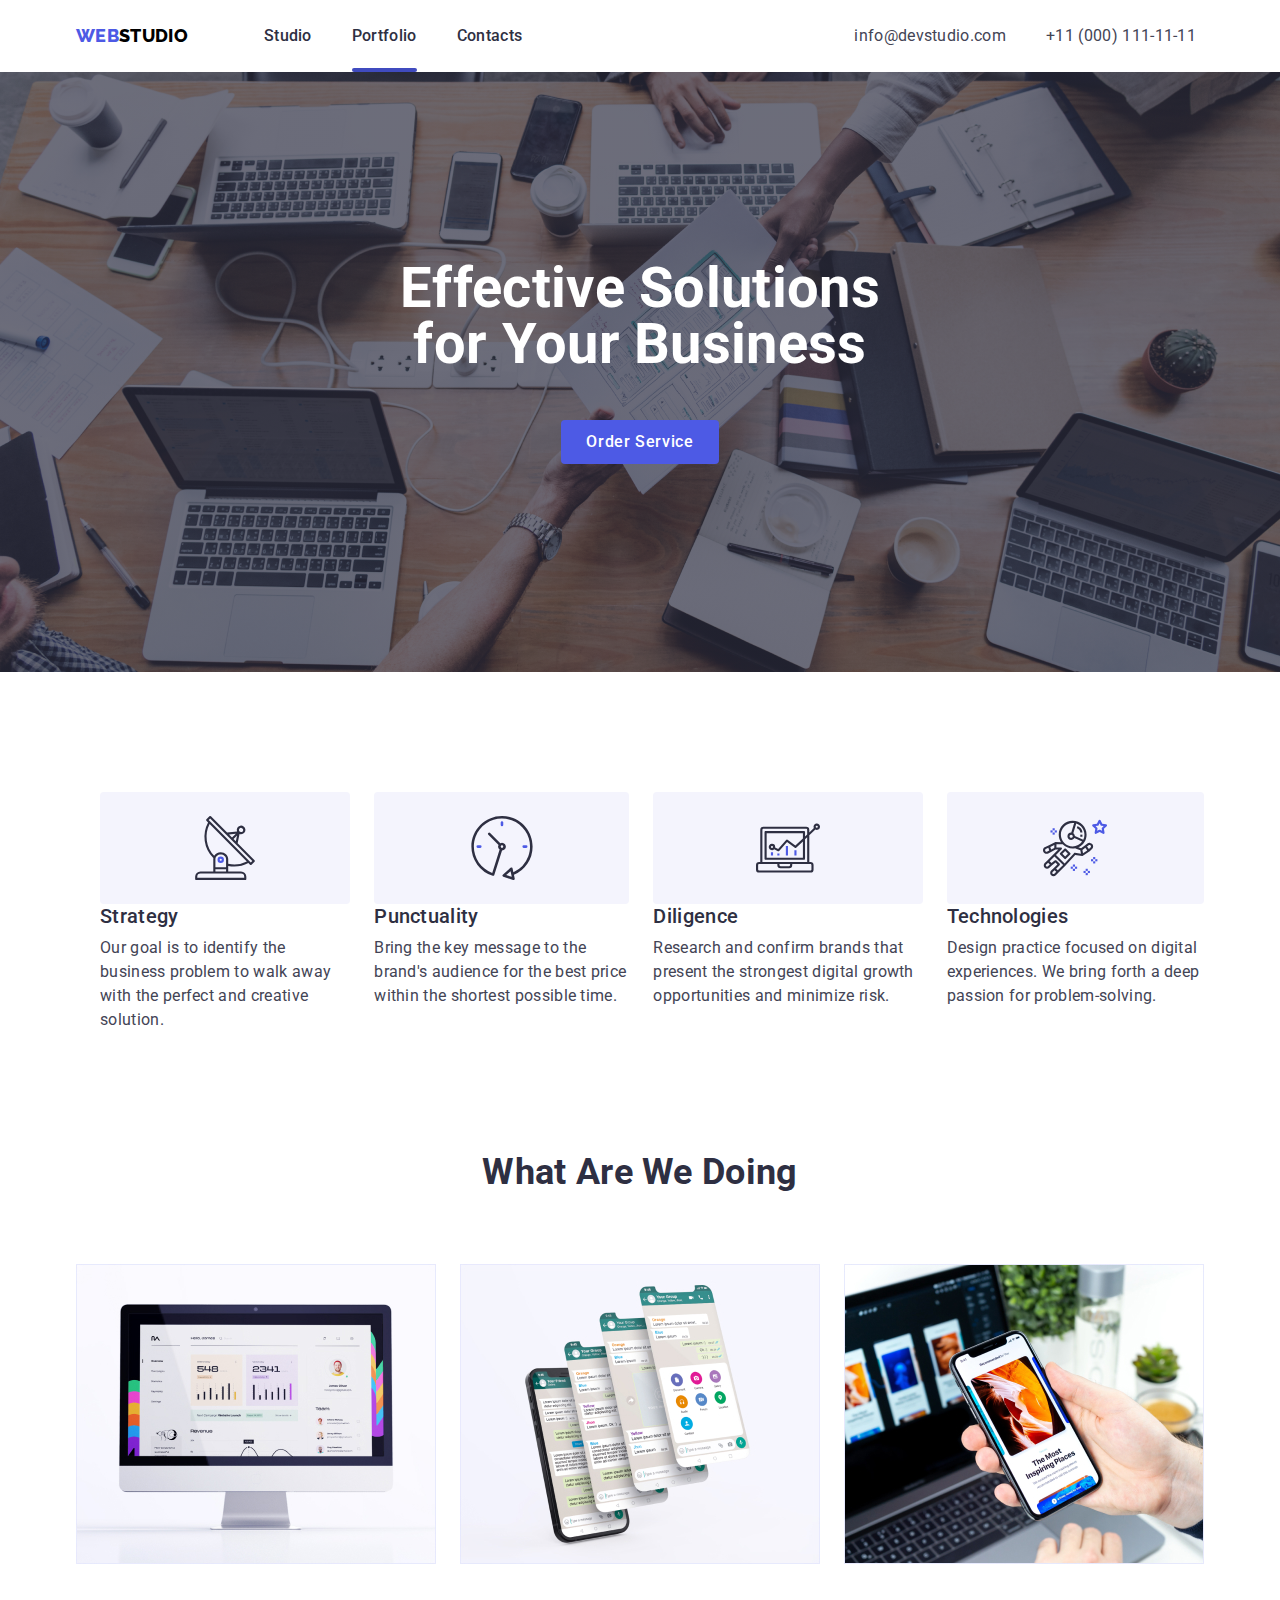
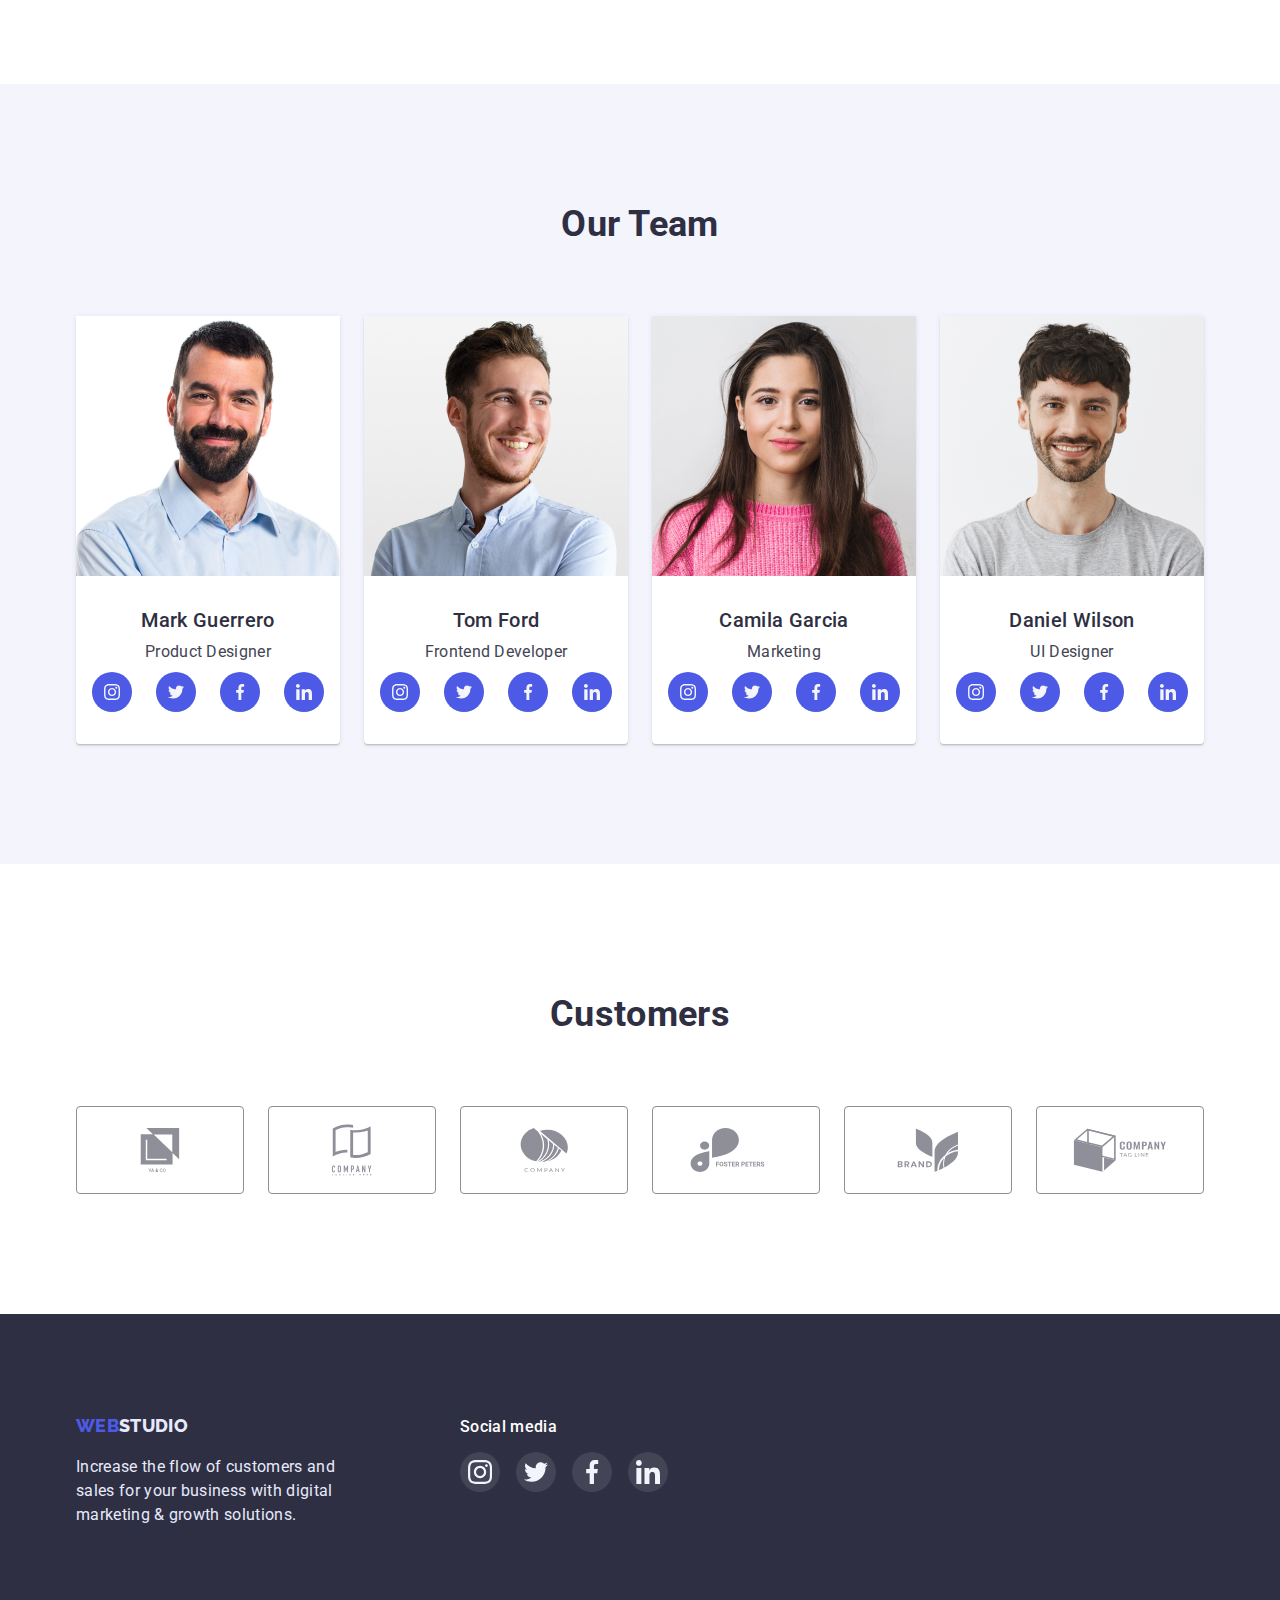
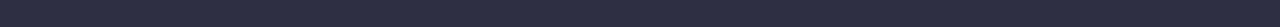
<file: index.html>
<!DOCTYPE html>
<html lang="en">
  <head>
    <meta charset="UTF-8" />
    <meta http-equiv="X-UA-Compatible" content="IE=edge" />
    <meta name="viewport" content="width=device-width, initial-scale=1.0" />
    <title>Document</title>
    <link rel="preconnect" href="https://fonts.googleapis.com" />
    <link rel="preconnect" href="https://fonts.gstatic.com" crossorigin />
    <link
      href="https://fonts.googleapis.com/css2?family=Raleway:wght@800&family=Roboto:wght@400;500;700;900&display=swap"
      rel="stylesheet"
    />
    <link
      rel="stylesheet"
      href="https://cdnjs.cloudflare.com/ajax/libs/modern-normalize/1.1.0/modern-normalize.min.css"
    />
    <link rel="stylesheet" href="main.css/styles.css" />
  </head>
  <body class="page">
    <header class="page-header">
      <div class="container main-nav">
        <nav class="main-nav">
          <a
            href="./index.html"
            target="_blank"
            rel="noopener noreferrer"
            class="logo"
            ><span>Web</span>Studio</a
          >
          <ul class="site-nav list">
            <li class="item">
              <a
                href="./index.html"
                target="_blank"
                rel="noopener noreferrer"
                class="header-link"
                >Studio</a
              >
            </li>
            <li class="item">
              <a
                href="./portfolio.html"
                target="_blank"
                rel="noopener noreferrer"
                class="header-link active"
                >Portfolio</a
              >
            </li>
            <li class="item">
              <a
                href="/"
                target="_blank"
                rel="noopener noreferrer"
                class="header-link"
                >Contacts</a
              >
            </li>
          </ul>
        </nav>

        <address class="contacts">
          <ul class="contacts-nav list">
            <li class="item">
              <a
                href="mailto:info@devstudio.com"
                target="_blank"
                rel="noopener noreferrer"
                >info@devstudio.com</a
              >
            </li>
            <li class="item">
              <a
                href="tel:+110001111111"
                target="_blank"
                rel="noopener noreferrer"
                >+11 (000) 111-11-11</a
              >
            </li>
          </ul>
        </address>
      </div>
    </header>

    <main>
      <section class="hero">
        <div class="container">
          <h1 class="hero-title">Effective Solutions<br />for Your Business</h1>
          <button type="button" class="hero-button" data-modal-open>
            Order Service
          </button>
        </div>
      </section>

      <section class="features no-padding">
        <div class="container">
          <h2 class="title-2 secret-name">Features</h2>
          <ul class="features-list list">
            <li class="list-item icon-antenna">
              <h3 class="features-title section title-3">Strategy</h3>
              <p>
                Our goal is to identify the business problem to walk away with
                the perfect and creative solution.
              </p>
            </li>
            <li class="list-item icon-clock">
              <h3 class="features-title section title-3">Punctuality</h3>
              <p>
                Bring the key message to the brand's audience for the best price
                within the shortest possible time.
              </p>
            </li>
            <li class="list-item icon-diagram">
              <h3 class="features-title section title-3">Diligence</h3>
              <p>
                Research and confirm brands that present the strongest digital
                growth opportunities and minimize risk.
              </p>
            </li>
            <li class="list-item icon-astronaut">
              <h3 class="features-title section title-3">Technologies</h3>
              <p>
                Design practice focused on digital experiences. We bring forth a
                deep passion for problem-solving.
              </p>
            </li>
          </ul>
        </div>
      </section>

      <section class="works no-padding">
        <div class="container">
          <h2 class="title-2">What are we doing</h2>
          <ul class="works-list list">
            <li class="work">
              <img
                src="./images/Rectangle71.jpg"
                width="360"
                height="300"
                alt="laptop"
              />
            </li>
            <li class="work">
              <img
                src="./images/Rectangle72.jpg"
                width="360"
                height="300"
                alt="screens"
              />
            </li>
            <li class="work">
              <img
                src="./images/img3.jpg"
                width="360"
                height="300"
                alt="iphone"
              />
            </li>
          </ul>
        </div>
      </section>

      <section class="team no-padding">
        <div class="container">
          <h2 class="team-title title-2">Our Team</h2>

          <ul class="team-list list">
            <li class="item">
              <img
                src="./images/Mark.jpg"
                width="264"
                height="260"
                alt="Mark Guerrero"
              />
              <div class="team-text list">
                <h3 class="title-3">Mark Guerrero</h3>
                <p class="team-item-text">Product Designer</p>
                <ul class="team-social-list list">
                  <li class="team-social-item">
                    <a href="" target="_blank" class="team-social-link">
                      <svg class="team-social-icon" width="16" height="16">
                        <use
                          href="./images/symbol-defs.svg#icon-instagram"
                          ;
                        ></use>
                      </svg>
                    </a>
                  </li>
                  <li class="team-social-item">
                    <a href="" target="_blank" class="team-social-link">
                      <svg class="team-social-icon" width="16" height="16">
                        <use href="./images/symbol-defs.svg#icon-twitter"></use>
                      </svg>
                    </a>
                  </li>
                  <li class="team-social-item">
                    <a href="" target="_blank" class="team-social-link">
                      <svg class="team-social-icon" width="16" height="16">
                        <use
                          href="./images/symbol-defs.svg#icon-facebook"
                        ></use>
                      </svg>
                    </a>
                  </li>
                  <li class="team-social-item">
                    <a href="" target="_blank" class="team-social-link">
                      <svg class="team-social-icon" width="16" height="16">
                        <use
                          href="./images/symbol-defs.svg#icon-linkedin"
                        ></use>
                      </svg>
                    </a>
                  </li>
                </ul>
              </div>
            </li>
            <li class="item">
              <img
                src="./images/Tom.jpg"
                width="264"
                height="260"
                alt="Tom Ford"
              />
              <div class="team-text list">
                <h3 class="title-3">Tom Ford</h3>
                <p class="team-item-text">Frontend Developer</p>
                <ul class="team-social-list list">
                  <li class="team-social-item">
                    <a
                      href=""
                      target="_blank"
                      rel="noopener noreferrer"
                      class="team-social-link"
                    >
                      <svg class="team-social-icon" width="16" height="16">
                        <use
                          href="./images/symbol-defs.svg#icon-instagram"
                          ;
                        ></use>
                      </svg>
                    </a>
                  </li>
                  <li class="team-social-item">
                    <a
                      href=""
                      target="_blank"
                      rel="noopener noreferrer"
                      class="team-social-link"
                    >
                      <svg class="team-social-icon" width="16" height="16">
                        <use href="./images/symbol-defs.svg#icon-twitter"></use>
                      </svg>
                    </a>
                  </li>
                  <li class="team-social-item">
                    <a
                      href=""
                      target="_blank"
                      rel="noopener noreferrer"
                      class="team-social-link"
                    >
                      <svg class="team-social-icon" width="16" height="16">
                        <use
                          href="./images/symbol-defs.svg#icon-facebook"
                        ></use>
                      </svg>
                    </a>
                  </li>
                  <li class="team-social-item">
                    <a
                      href=""
                      target="_blank"
                      rel="noopener noreferrer"
                      class="team-social-link"
                    >
                      <svg class="team-social-icon" width="16" height="16">
                        <use
                          href="./images/symbol-defs.svg#icon-linkedin"
                        ></use>
                      </svg>
                    </a>
                  </li>
                </ul>
              </div>
            </li>
            <li class="item">
              <img
                src="./images/Camila.jpg"
                width="264"
                height="260"
                alt="Camila Garcia"
              />
              <div class="team-text list">
                <h3 class="title-3">Camila Garcia</h3>
                <p class="team-item-text">Marketing</p>
                <ul class="team-social-list list">
                  <li class="team-social-item">
                    <a
                      href=""
                      target="_blank"
                      rel="noopener noreferrer"
                      class="team-social-link"
                    >
                      <svg class="team-social-icon" width="16" height="16">
                        <use
                          href="./images/symbol-defs.svg#icon-instagram"
                          ;
                        ></use>
                      </svg>
                    </a>
                  </li>
                  <li class="team-social-item">
                    <a
                      href=""
                      target="_blank"
                      rel="noopener noreferrer"
                      class="team-social-link"
                    >
                      <svg class="team-social-icon" width="16" height="16">
                        <use href="./images/symbol-defs.svg#icon-twitter"></use>
                      </svg>
                    </a>
                  </li>
                  <li class="team-social-item">
                    <a
                      href=""
                      target="_blank"
                      rel="noopener noreferrer"
                      class="team-social-link"
                    >
                      <svg class="team-social-icon" width="16" height="16">
                        <use
                          href="./images/symbol-defs.svg#icon-facebook"
                        ></use>
                      </svg>
                    </a>
                  </li>
                  <li class="team-social-item">
                    <a
                      href=""
                      target="_blank"
                      rel="noopener noreferrer"
                      class="team-social-link"
                    >
                      <svg class="team-social-icon" width="16" height="16">
                        <use
                          href="./images/symbol-defs.svg#icon-linkedin"
                        ></use>
                      </svg>
                    </a>
                  </li>
                </ul>
              </div>
            </li>
            <li class="item">
              <img
                src="./images/Daniel.jpg"
                width="264"
                height="260"
                alt="Daniel Wilson"
              />
              <div class="team-text list">
                <h3 class="title-3">Daniel Wilson</h3>
                <p class="team-item-text">UI Designer</p>
                <ul class="team-social-list list">
                  <li class="team-social-item">
                    <a
                      href=""
                      target="_blank"
                      rel="noopener noreferrer"
                      class="team-social-link"
                    >
                      <svg class="team-social-icon" width="16" height="16">
                        <use
                          href="./images/symbol-defs.svg#icon-instagram"
                          ;
                        ></use>
                      </svg>
                    </a>
                  </li>
                  <li class="team-social-item">
                    <a
                      href=""
                      target="_blank"
                      rel="noopener noreferrer"
                      class="team-social-link"
                    >
                      <svg class="team-social-icon" width="16" height="16">
                        <use href="./images/symbol-defs.svg#icon-twitter"></use>
                      </svg>
                    </a>
                  </li>
                  <li class="team-social-item">
                    <a
                      href=""
                      target="_blank"
                      rel="noopener noreferrer"
                      class="team-social-link"
                    >
                      <svg class="team-social-icon" width="16" height="16">
                        <use
                          href="./images/symbol-defs.svg#icon-facebook"
                        ></use>
                      </svg>
                    </a>
                  </li>
                  <li class="team-social-item">
                    <a
                      href=""
                      target="_blank"
                      rel="noopener noreferrer"
                      class="team-social-link"
                    >
                      <svg class="team-social-icon" width="16" height="16">
                        <use
                          href="./images/symbol-defs.svg#icon-linkedin"
                        ></use>
                      </svg>
                    </a>
                  </li>
                </ul>
              </div>
            </li>
          </ul>
        </div>
      </section>

      <section class="customers no-padding">
        <div class="container">
          <h2 class="title-2">Customers</h2>
          <ul class="customers-list list">
            <li class="customer">
              <a
                href="http://"
                target="_blank"
                rel="noopener noreferrer"
                class="customer-link"
              >
                <svg class="customer-link-item" width="94px" height="44px">
                  <use
                    href="./images/customers-icons/symbol-defs-customers-icons.svg#icon-YaGo"
                  ></use>
                </svg>
              </a>
            </li>
            <li class="customer">
              <a
                href="http://"
                target="_blank"
                rel="noopener noreferrer"
                class="customer-link"
              >
                <svg class="customer-link-item" width="40px" height="52px">
                  <use
                    href="./images/customers-icons/symbol-defs-customers-icons.svg#icon-Company1"
                  ></use></svg
              ></a>
            </li>
            <li class="customer">
              <a
                href="http://"
                target="_blank"
                rel="noopener noreferrer"
                class="customer-link"
              >
                <svg class="customer-link-item" width="94px" height="44px">
                  <use
                    href="./images/customers-icons/symbol-defs-customers-icons.svg#icon-company2"
                  ></use></svg
              ></a>
            </li>
            <li class="customer">
              <a
                href="http://"
                target="_blank"
                rel="noopener noreferrer"
                class="customer-link"
              >
                <svg class="customer-link-item" width="94px" height="44px">
                  <use
                    href="./images/customers-icons/symbol-defs-customers-icons.svg#icon-foster-peters"
                  ></use></svg
              ></a>
            </li>
            <li class="customer">
              <a
                href="http://"
                target="_blank"
                rel="noopener noreferrer"
                class="customer-link"
              >
                <svg class="customer-link-item" width="94px" height="44px">
                  <use
                    href="./images/customers-icons/symbol-defs-customers-icons.svg#icon-brand"
                  ></use></svg
              ></a>
            </li>
            <li class="customer">
              <a
                href="http://"
                target="_blank"
                rel="noopener noreferrer"
                class="customer-link"
              >
                <svg class="customer-link-item" width="94px" height="44px">
                  <use
                    href="./images/customers-icons/symbol-defs-customers-icons.svg#icon-tag-line"
                  ></use></svg
              ></a>
            </li>
          </ul>
        </div>
      </section>
    </main>
    <footer class="page-footer">
      <div class="container footer">
        <div class="footer-logo">
          <a
            href="./index.html"
            target="_blank"
            rel="noopener noreferrer"
            class="logo"
            ><span>Web</span>Studio</a
          >
          <p class="item">
            Increase the flow of customers and sales for your business with
            digital marketing & growth solutions.
          </p>
        </div>
        <div class="footer-list list">
          <h3 class="title-3 media list">Social media</h3>
          <ul class="footer-social-list list">
            <li class="footer-social-item">
              <a
                href=""
                target="_blank"
                rel="noopener noreferrer"
                class="footer-social-link"
              >
                <svg class="footer-social-icon" width="24" height="24">
                  <use href="./images/symbol-defs.svg#icon-instagram"></use>
                </svg>
              </a>
            </li>
            <li class="footer-social-item">
              <a
                href=""
                target="_blank"
                rel="noopener noreferrer"
                class="footer-social-link"
              >
                <svg class="footer-social-icon" width="24" height="24">
                  <use href="./images/symbol-defs.svg#icon-twitter"></use>
                </svg>
              </a>
            </li>
            <li class="footer-social-item">
              <a
                href=""
                target="_blank"
                rel="noopener noreferrer"
                class="footer-social-link"
              >
                <svg class="footer-social-icon" width="24" height="24">
                  <use href="./images/symbol-defs.svg#icon-facebook"></use>
                </svg>
              </a>
            </li>
            <li class="footer-social-item">
              <a
                href=""
                target="_blank"
                rel="noopener noreferrer"
                class="footer-social-link"
              >
                <svg class="footer-social-icon" width="24" height="24">
                  <use href="./images/symbol-defs.svg#icon-linkedin"></use>
                </svg>
              </a>
            </li>
          </ul>
        </div>
      </div>
    </footer>

    <div class="backdrop is-hidden" data-modal>
      <div class="modal">
        <button type="button" class="modal-close" data-modal-close>X</button>
      </div>
    </div>
    <script src="./js/main.js"></script>
  </body>
</html>
</file>
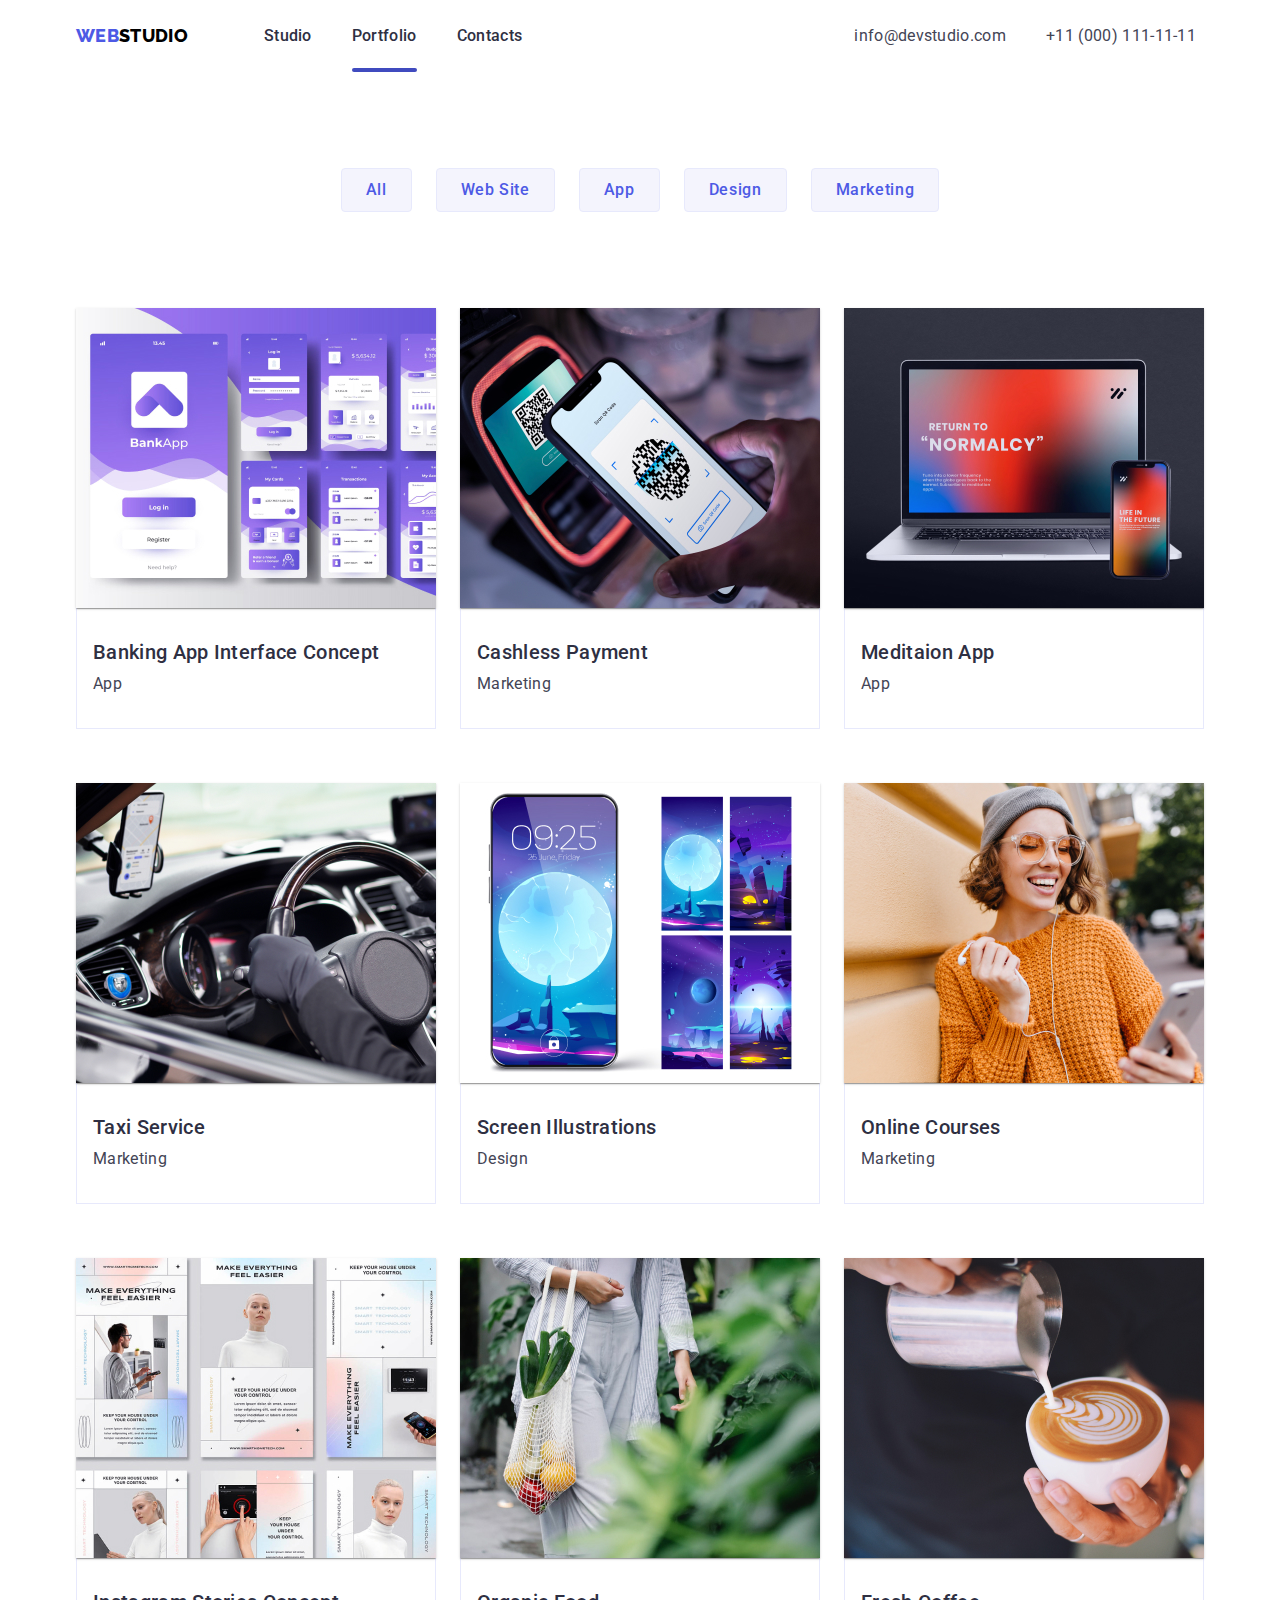
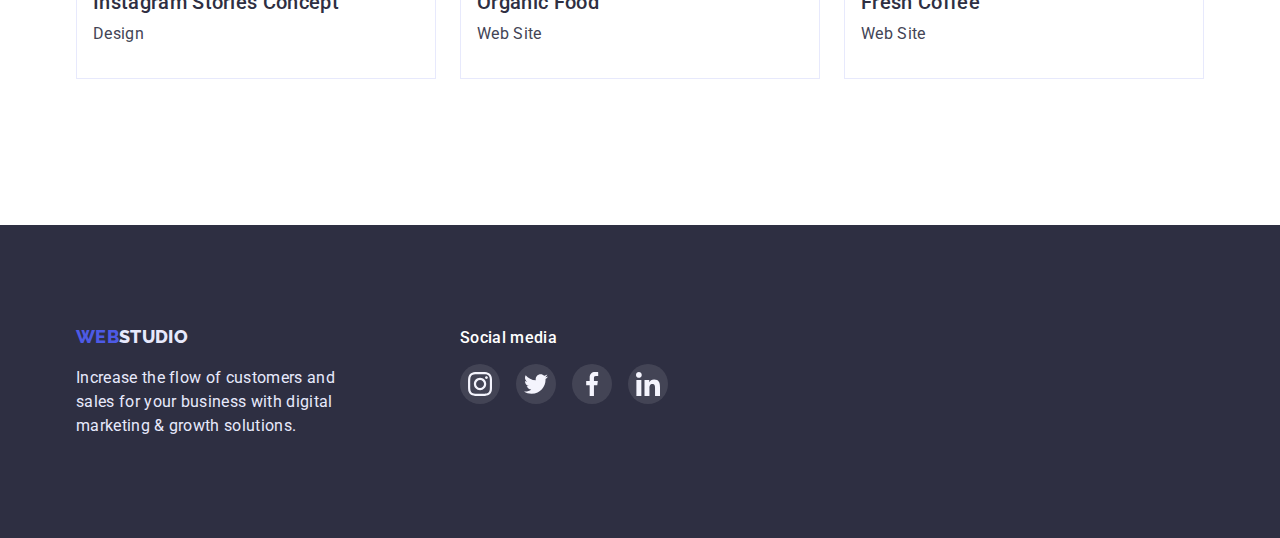
<file: portfolio.html>
<!DOCTYPE html>
<html lang="en">
  <head>
    <meta charset="UTF-8" />
    <meta http-equiv="X-UA-Compatible" content="IE=edge" />
    <meta name="viewport" content="width=device-width, initial-scale=1.0" />
    <title>Document</title>
    <link rel="preconnect" href="https://fonts.googleapis.com" />
    <link rel="preconnect" href="https://fonts.gstatic.com" crossorigin />
    <link
      href="https://fonts.googleapis.com/css2?family=Raleway:wght@800&family=Roboto:wght@400;500;700;900&display=swap"
      rel="stylesheet"
    />
    <link
      rel="stylesheet"
      href="https://cdnjs.cloudflare.com/ajax/libs/modern-normalize/1.1.0/modern-normalize.min.css"
    />
    <link rel="stylesheet" href="main.css/styles.css" />
  </head>
  <body class="page">
    <header class="page-header">
      <div class="container main-nav">
        <nav class="main-nav">
          <a
            href="./index.html"
            target="_blank"
            rel="noopener noreferrer"
            class="logo"
            ><span>Web</span>Studio</a
          >
          <ul class="site-nav list">
            <li class="item">
              <a
                href="./index.html"
                target="_blank"
                rel="noopener noreferrer"
                class="header-link"
                >Studio</a
              >
            </li>
            <li class="item">
              <a
                href="./portfolio.html"
                target="_blank"
                rel="noopener noreferrer"
                class="header-link active"
                >Portfolio</a
              >
            </li>
            <li class="item">
              <a
                href="/"
                target="_blank"
                rel="noopener noreferrer"
                class="header-link"
                >Contacts</a
              >
            </li>
          </ul>
        </nav>

        <address class="contacts">
          <ul class="contacts-nav list">
            <li class="item">
              <a
                href="mailto:info@devstudio.com"
                target="_blank"
                rel="noopener noreferrer"
                >info@devstudio.com</a
              >
            </li>
            <li class="item">
              <a
                href="tel:+110001111111"
                target="_blank"
                rel="noopener noreferrer"
                >+11 (000) 111-11-11</a
              >
            </li>
          </ul>
        </address>
      </div>
    </header>
    <main>
      <section class="filters">
        <div class="container">
          <h1 class="section secret-name">Filters</h1>
          <ul class="filters-list list">
            <li class="item">
              <button type="button" class="filter-btn active-button">
                All
              </button>
            </li>
            <li class="item">
              <button type="button" class="filter-btn active-button">
                Web Site
              </button>
            </li>
            <li class="item">
              <button type="button" class="filter-btn active-button">
                App
              </button>
            </li>
            <li class="item">
              <button type="button" class="filter-btn active-button">
                Design
              </button>
            </li>
            <li class="item">
              <button type="button" class="filter-btn active-button">
                Marketing
              </button>
            </li>
          </ul>

          <h2 class="secret-name title-2">Examples</h2>
          <ul class="examples-list list">
            <li class="item">
              <a href="/" target="_blank" rel="noopener noreferrer"
                ><div class="box">
                  <img
                    src="./images/Portfolio/banking.jpg"
                    width="360"
                    height="300"
                    alt="banking app interface"
                  />
                  <div class="overlay">
                    <p>
                      14 Stylish and User-Friendly App Design Concepts · Task
                      Manager App · Calorie Tracker App · Exotic Fruit Ecommerce
                      App · Cloud Storage App
                    </p>
                  </div>
                </div>
                <div class="examples-title list">
                  <h3 class="title-3">Banking App Interface Concept</h3>
                  <p>App</p>
                </div></a
              >
            </li>

            <li class="item">
              <a href="/" target="_blank" rel="noopener noreferrer"
                ><div class="box">
                  <img
                    src="./images/Portfolio/cashless.jpg"
                    width="360"
                    height="300"
                    alt="banking app interface"
                  />
                  <div class="overlay">
                    <p>
                      14 Stylish and User-Friendly App Design Concepts · Task
                      Manager App · Calorie Tracker App · Exotic Fruit Ecommerce
                      App · Cloud Storage App
                    </p>
                  </div>
                </div>
                <div class="examples-title list">
                  <h3 class="title-3">Cashless Payment</h3>
                  <p>Marketing</p>
                </div></a
              >
            </li>

            <li class="item">
              <a href="/" target="_blank" rel="noopener noreferrer"
                ><div class="box">
                  <img
                    src="./images/Portfolio/meditaion.jpg"
                    width="360"
                    height="300"
                    alt="banking app interface"
                  />
                  <div class="overlay">
                    <p>
                      14 Stylish and User-Friendly App Design Concepts · Task
                      Manager App · Calorie Tracker App · Exotic Fruit Ecommerce
                      App · Cloud Storage App
                    </p>
                  </div>
                </div>
                <div class="examples-title list">
                  <h3 class="title-3">Meditaion App</h3>
                  <p>App</p>
                </div></a
              >
            </li>

            <li class="item">
              <a href="/" target="_blank" rel="noopener noreferrer"
                ><div class="box">
                  <img
                    src="./images/Portfolio/taxi.jpg"
                    width="360"
                    height="300"
                    alt="banking app interface"
                  />
                  <div class="overlay">
                    <p>
                      14 Stylish and User-Friendly App Design Concepts · Task
                      Manager App · Calorie Tracker App · Exotic Fruit Ecommerce
                      App · Cloud Storage App
                    </p>
                  </div>
                </div>
                <div class="examples-title list">
                  <h3 class="title-3">Taxi Service</h3>
                  <p>Marketing</p>
                </div></a
              >
            </li>

            <li class="item">
              <a href="/" target="_blank" rel="noopener noreferrer"
                ><div class="box">
                  <img
                    src="./images/Portfolio/illustrations.jpg"
                    width="360"
                    height="300"
                    alt="banking app interface"
                  />
                  <div class="overlay">
                    <p>
                      14 Stylish and User-Friendly App Design Concepts · Task
                      Manager App · Calorie Tracker App · Exotic Fruit Ecommerce
                      App · Cloud Storage App
                    </p>
                  </div>
                </div>
                <div class="examples-title list">
                  <h3 class="title-3">Screen Illustrations</h3>
                  <p>Design</p>
                </div></a
              >
            </li>

            <li class="item">
              <a href="/" target="_blank" rel="noopener noreferrer"
                ><div class="box">
                  <img
                    src="./images/Portfolio/onlinecourses.jpg"
                    width="360"
                    height="300"
                    alt="banking app interface"
                  />
                  <div class="overlay">
                    <p>
                      14 Stylish and User-Friendly App Design Concepts · Task
                      Manager App · Calorie Tracker App · Exotic Fruit Ecommerce
                      App · Cloud Storage App
                    </p>
                  </div>
                </div>
                <div class="examples-title list">
                  <h3 class="title-3">Online Courses</h3>
                  <p>Marketing</p>
                </div></a
              >
            </li>

            <li class="item">
              <a href="/" target="_blank" rel="noopener noreferrer"
                ><div class="box">
                  <img
                    src="./images/Portfolio/instagram.jpg"
                    width="360"
                    height="300"
                    alt="banking app interface"
                  />
                  <div class="overlay">
                    <p>
                      14 Stylish and User-Friendly App Design Concepts · Task
                      Manager App · Calorie Tracker App · Exotic Fruit Ecommerce
                      App · Cloud Storage App
                    </p>
                  </div>
                </div>
                <div class="examples-title list">
                  <h3 class="title-3">Instagram Stories Concept</h3>
                  <p>Design</p>
                </div></a
              >
            </li>

            <li class="item">
              <a href="/" target="_blank" rel="noopener noreferrer"
                ><div class="box">
                  <img
                    src="./images/Portfolio/organicfood.jpg"
                    width="360"
                    height="300"
                    alt="banking app interface"
                  />
                  <div class="overlay">
                    <p>
                      14 Stylish and User-Friendly App Design Concepts · Task
                      Manager App · Calorie Tracker App · Exotic Fruit Ecommerce
                      App · Cloud Storage App
                    </p>
                  </div>
                </div>
                <div class="examples-title list">
                  <h3 class="section title-3">Organic Food</h3>
                  <p>Web Site</p>
                </div></a
              >
            </li>
            <li class="item">
              <a href="/" target="_blank" rel="noopener noreferrer"
                ><div class="box">
                  <img
                    src="./images/Portfolio/freshcoffee.jpg"
                    width="360"
                    height="300"
                    alt="banking app interface"
                  />
                  <div class="overlay">
                    <p>
                      14 Stylish and User-Friendly App Design Concepts · Task
                      Manager App · Calorie Tracker App · Exotic Fruit Ecommerce
                      App · Cloud Storage App
                    </p>
                  </div>
                </div>
                <div class="examples-title list">
                  <h3 class="section title-3">Fresh Coffee</h3>
                  <p>Web Site</p>
                </div>
              </a>
            </li>
          </ul>
        </div>
      </section>
    </main>
    <footer class="page-footer">
      <div class="container footer">
        <div class="footer-logo">
          <a href="./index.html" class="logo"><span>Web</span>Studio</a>
          <p class="item">
            Increase the flow of customers and sales for your business with
            digital marketing & growth solutions.
          </p>
        </div>
        <div class="footer-list list">
          <h3 class="title-3 media list">Social media</h3>
          <ul class="footer-social-list list">
            <li class="footer-social-item">
              <a
                href=""
                target="_blank"
                rel="noopener noreferrer"
                class="footer-social-link"
              >
                <svg class="footer-social-icon" width="24" height="24">
                  <use href="./images/symbol-defs.svg#icon-instagram"></use>
                </svg>
              </a>
            </li>
            <li class="footer-social-item">
              <a
                href=""
                target="_blank"
                rel="noopener noreferrer"
                class="footer-social-link"
              >
                <svg class="footer-social-icon" width="24" height="24">
                  <use href="./images/symbol-defs.svg#icon-twitter"></use>
                </svg>
              </a>
            </li>
            <li class="footer-social-item">
              <a
                href=""
                target="_blank"
                rel="noopener noreferrer"
                class="footer-social-link"
              >
                <svg class="footer-social-icon" width="24" height="24">
                  <use href="./images/symbol-defs.svg#icon-facebook"></use>
                </svg>
              </a>
            </li>
            <li class="footer-social-item">
              <a
                href=""
                target="_blank"
                rel="noopener noreferrer"
                class="footer-social-link"
              >
                <svg class="footer-social-icon" width="24" height="24">
                  <use href="./images/symbol-defs.svg#icon-linkedin"></use>
                </svg>
              </a>
            </li>
          </ul>
        </div>
      </div>
    </footer>
  </body>
</html>
</file>
<file: main.css/styles.css>
:root {
  --primary-text-color: #434455;
  --primary-header-color: #2e2f42;
  --pressed-state-color: #4d5ae5;
  --primary-background-color: #2e2f42;
}

body {
  background-color: #ffffff;
  color: var(--primary-text-color);
  font-family: Roboto, sans-serif;
  font-weight: 400;
  font-size: 16px;
  line-height: 1.5;
  letter-spacing: 0.02em;
}

.list {
  padding: 0;
  margin: 0;
  list-style: none;
  text-decoration: none;
}

.container {
  width: 1158px;
  padding-left: 15px;
  padding-right: 15px;
  margin-left: auto;
  margin-right: auto;
}

img {
  display: block;
  width: 100%;
  height: auto;
}

p {
  margin-top: 0;
  margin-bottom: 0;
  color: var(--primary-text-color);
}

button {
  display: inline-block;
  border-radius: 4px;
  border: 1px solid transparent;
  padding: 12px 24px;
  cursor: pointer;
  font-family: Roboto, sans-serif;
  font-style: normal;
  font-weight: 500;
  font-size: 16px;
  letter-spacing: 0.04em;
  text-decoration: none;
  text-align: center;
}

a {
  text-decoration: none;
}

.secret-name {
  position: absolute;
  width: 1px;
  height: 1px;
  margin: -1px;
  padding: 0;
  overflow: hidden;
  border: 0;
  clip: rect(0 0 0 0);
}

.title-2 {
  display: flex;
  padding: 0;
  margin-top: 0;
  margin-bottom: 72px;
  font-weight: 700;
  font-size: 36px;
  line-height: 40px;
  text-transform: capitalize;
  text-align: center;
  justify-content: center;
  color: var(--primary-header-color);
}

.title-3 {
  padding: 0;
  color: var(--primary-header-color);
  margin: 0 0 8px 0;
  font-style: normal;
  font-weight: 500;
  font-size: 20px;
  line-height: 1.2;
}

.section .no-padding {
  display: flex;
  padding-top: 0;
  padding-bottom: 0;
}

.section {
  color: var(--primary-header-color);
}

.logo {
  color: #000000;
  font-family: Raleway, sans-serif;
  font-style: normal;
  font-weight: 800;
  font-size: 18px;
  line-height: 1.3;
  text-transform: uppercase;
}

.logo > span {
  color: #4d5ae5;
}

/* .page-header {
  position: absolute;
  left: 0;
  top: 0;
} */

.header-border {
  border-bottom: 1px solid #e7e9fc;
}

/* main-nav */

.main-nav {
  display: flex;
  align-items: center;
}

/* site-nav */

.site-nav {
  display: flex;
  margin-left: 76px;
  margin-right: auto;
}

.site-nav .item:not(:last-child) {
  margin-right: 40px;
}

.site-nav .item:last-child {
  margin-right: 332px;
}

.header-link {
  display: block;
  padding-top: 24px;
  padding-bottom: 24px;

  color: var(--primary-header-color);
  font-family: Roboto, sans-serif;
  font-size: 16px;
  line-height: 1.5;
  font-style: normal;
  font-weight: 500;
  letter-spacing: 0.02em;

  position: relative;
}

.header-link:is(:hover, :focus) {
  color: var(--pressed-state-color);
  transition: color 250ms cubic-bezier(0.4, 0, 0.2, 1);
}

.header-link.active::after {
  content: "";
  width: 100%;
  height: 4px;
  background: #404bbf;
  border-radius: 2px;
  position: absolute;
  bottom: 0;
  left: 0;
}

.active

/* Contacts-nav */

.contacts {
  display: block;
  margin-left: auto;
}

.contacts-nav {
  display: flex;
  align-items: center;
}

.contacts-nav .item + .item {
  margin-left: 40px;
}

.contacts a {
  color: var(--primary-text-color);
  font-style: normal;
  font-weight: 400;
}

.contacts a:is(:hover, :focus) {
  color: var(--pressed-state-color);
  transition: color 250ms cubic-bezier(0.4, 0, 0.2, 1);
}

/* hero section */

.hero {
  padding: 188px 0;
  max-width: 1440px;
  margin-left: auto;
  margin-right: auto;
  height: 600px;
  background-color: var(--primary-header-color);

  background-image: linear-gradient(
      to right,
      rgba(46, 47, 66, 0.7),
      rgba(46, 47, 66, 0.7)
    ),
    url(../images/hero/people-office-hero.jpg);
  background-size: cover;
  background-position: center;

  color: #ffffff;
  text-align: center;
}

.hero-title {
  margin-top: 0;
  margin-bottom: 48px;
  font-weight: 700;
  font-size: 56px;
  line-height: 1;
}

.hero .hero-button {
  background-color: #4d5ae5;
  color: #ffffff;
  font-weight: 500;
  letter-spacing: 0.04em;
}

.hero-button:is(:hover, :focus) {
  background-color: #404bbf;
  transition: background-color 250ms cubic-bezier(0.4, 0, 0.2, 1);
}

/* main section */

/* FEATURES */
.features {
  padding-top: 120px;
}

.features-list {
  display: flex;
}

.features-list .list-item {
  margin-left: 24px;
}

.features .features-title {
  color: var(--primary-header-color);
}

.list-item::before {
  display: block;
  content: "";
  height: 112px;
  background-color: #f4f4fd;
  background-repeat: no-repeat;
  background-position: center;
  border-radius: 4px;
}

.icon-antenna::before {
  background-image: url(../images/icons/antenna.svg);
}

.icon-clock::before {
  background-image: url(../images/icons/clock.svg);
}

.icon-diagram::before {
  background-image: url(../images/icons/diagram.svg);
}

.icon-astronaut::before {
  background-image: url(../images/icons/astronaut.svg);
}

/* WORKS */

.works {
  padding-top: 120px;
  padding-bottom: 120px;
}

.works-list {
  display: flex;
  align-items: center;
  justify-content: center;
}

.work:not(:last-child) {
  display: flex;
  padding-right: 24px;
}

/* TEAM */
.team {
  text-align: center;
  background-color: #f4f4fd;
  margin-top: 0;
  margin-bottom: 0;
  padding-top: 120px;
  padding-bottom: 120px;
}

.team-list {
  display: flex;
  justify-content: center;
  align-items: center;
  gap: 24px;
}

.team-text {
  margin: 0;
  padding: 32px 16px;
}

.team-list .item {
  background: #ffffff;
  box-shadow: 0px 1px 6px rgba(46, 47, 66, 0.08),
    0px 1px 1px rgba(46, 47, 66, 0.16), 0px 2px 1px rgba(46, 47, 66, 0.08);
  border-radius: 0px 0px 4px 4px;
}

.team-item-text {
  margin-bottom: 8px;
}

/* ICONS-SOCIAL */

.team-social-list {
  display: flex;
  justify-content: center;
  gap: 24px;
}

.team-social-item {
  width: 40px;
  height: 40px;
}

.team-social-link {
  display: flex;
  justify-content: center;
  align-items: center;
  width: 100%;
  height: 100%;
  border-radius: 50%;
  background-color: #4d5ae5;
  cursor: pointer;
}

.team-social-link:is(:hover, :focus) {
  background-color: #404bbf;
  transition: background-color 250ms cubic-bezier(0.4, 0, 0.2, 1);
}

/* CUSTOMERS */

.customers {
  padding-top: 130px;
  padding-bottom: 120px;
}

.customers-list {
  display: flex;
  justify-content: center;
  /* padding-top: 72px; */
  gap: 24px;
}

.customers-list img {
  width: 104px;
}

.customer {
  display: flex;
  border: 1px solid #8e8f99;
  border-radius: 4px;
  width: 168px;
  height: 88px;
  align-items: center;
  justify-content: center;
}

.customer:is(:hover, :focus) {
  border: 1px solid #404bbf;
  transition: cubic-bezier(0.4, 0, 0.2, 1);
}

.customer:hover .customer-link-item {
  fill: #404bbf;
  transition: color 250ms cubic-bezier(0.4, 0, 0.2, 1);
}

.customer-link-item {
  fill: #8e8f99;
}

.customer-link {
  width: 100%;
  height: 100%;
  display: flex;
  justify-content: center;
  align-items: center;
}

/* footer section */

.page-footer {
  padding-top: 100px;
  padding-bottom: 100px;
  background-color: var(--primary-background-color);
}

.footer {
  display: flex;
  align-items: baseline;
}

.page-footer a {
  color: #e7e9fc;
}

.page-footer .item {
  color: #e7e9fc;

  padding-top: 16px;
  width: 264px;
}

.footer-logo {
  padding-right: 120px;
}

.media {
  color: #ffffff;
  font-size: 16px;
  margin-bottom: 16px;
}

.footer-social-list {
  display: flex;
  gap: 16px;
}

.footer-social-item {
  width: 40px;
  height: 40px;
}

.footer-social-link {
  display: flex;
  justify-content: center;
  align-items: center;
  width: 100%;
  height: 100%;
  border-radius: 50%;
  background-color: rgba(255, 255, 255, 0.1);
  cursor: pointer;
}

.footer-social-link:is(:hover, :focus) {
  background-color: #31d0aa;
  transition: background-color 250ms cubic-bezier(0.4, 0, 0.2, 1);
}

/* portfolio page */

.filters {
  padding-bottom: 146px;
}

.filters {
  padding-top: 96px;
}

.filters-list {
  display: flex;
  align-items: flex-start;
  justify-content: center;
  margin-bottom: 96px;
  padding: 0px;
  gap: 24px;
}

.filter-btn {
  border: 1px solid #e7e9fc;
  border-radius: 4px;

  background-color: #f4f4fd;
  color: #4d5ae5;
}

.active-button:is(:hover, :focus) {
  background-color: #404bbf;
  color: #ffffff;
  transition: background-color 250ms cubic-bezier(0.4, 0, 0.2, 1);
}

.examples-list {
  display: flex;
  flex-wrap: wrap;
  row-gap: 54px;
  column-gap: 24px;
  /* padding-bottom: 146px; */
}

.examples-list:nth-child(3n) {
  margin-right: 0;
}

.examples-list .item {
  cursor: pointer;
}

.examples-title {
  border: 1px solid #e7e9fc;
  padding-top: 32px;
  padding: 32px 16px;
  gap: 8px;
  border-top: none;
}

.box {
  position: relative;

  margin-left: auto;
  margin-right: auto;
  background-color: #bdbdbd;
  box-shadow: 0px 2px 1px -1px rgba(0, 0, 0, 0.2),
    0px 1px 1px 0px rgba(0, 0, 0, 0.14), 0px 1px 3px 0px rgba(0, 0, 0, 0.12);

  overflow: hidden;
}

.box:hover .overlay {
  transform: translatex(0);
}

.overlay {
  position: absolute;
  top: 0;
  left: 0;
  width: 100%;
  height: 100%;
  background-color: #4d5ae5;

  transform: translateY(100%);
  transition: transform 250ms cubic-bezier(0.4, 0, 0.2, 1);
}

.overlay > p {
  color: #fff;
  padding: 40px 32px;
  margin: 0;
  font-weight: 400;
  font-size: 16px;
  line-height: 24px;
  letter-spacing: 0.02em;
}

.backdrop {
  width: 100%;
  height: 100%;
  background-color: rgba(0, 0, 0, 0.5);
  position: fixed;
  top: 0;
  left: 0;
  transition: opacity 0.35s, visibility 0.35s linear;
}

.modal {
  width: 408px;
  min-height: 576px;
  background-color: #fcfcfc;
  border-radius: 4px;
  padding: 20px;
  position: absolute;
  top: 50%;
  left: 50%;
  transform: translate(-50%, -50%) scale(1);
  transition: transform 0.35s linear;
}

.modal-close {
  width: 24px;
  height: 24px;
  background-color: #e7e9fc;
  border: 1px solid rgba(0, 0, 0, 0.1);
  border-radius: 50%;
  display: block;
  margin-left: auto;
}

.is-hidden {
  opacity: 0;
  visibility: hidden;
  pointer-events: none;
}

.backdrop.is-hidden .modal {
  transform: translate(-50%, -50%) scale(0);
}
</file>
